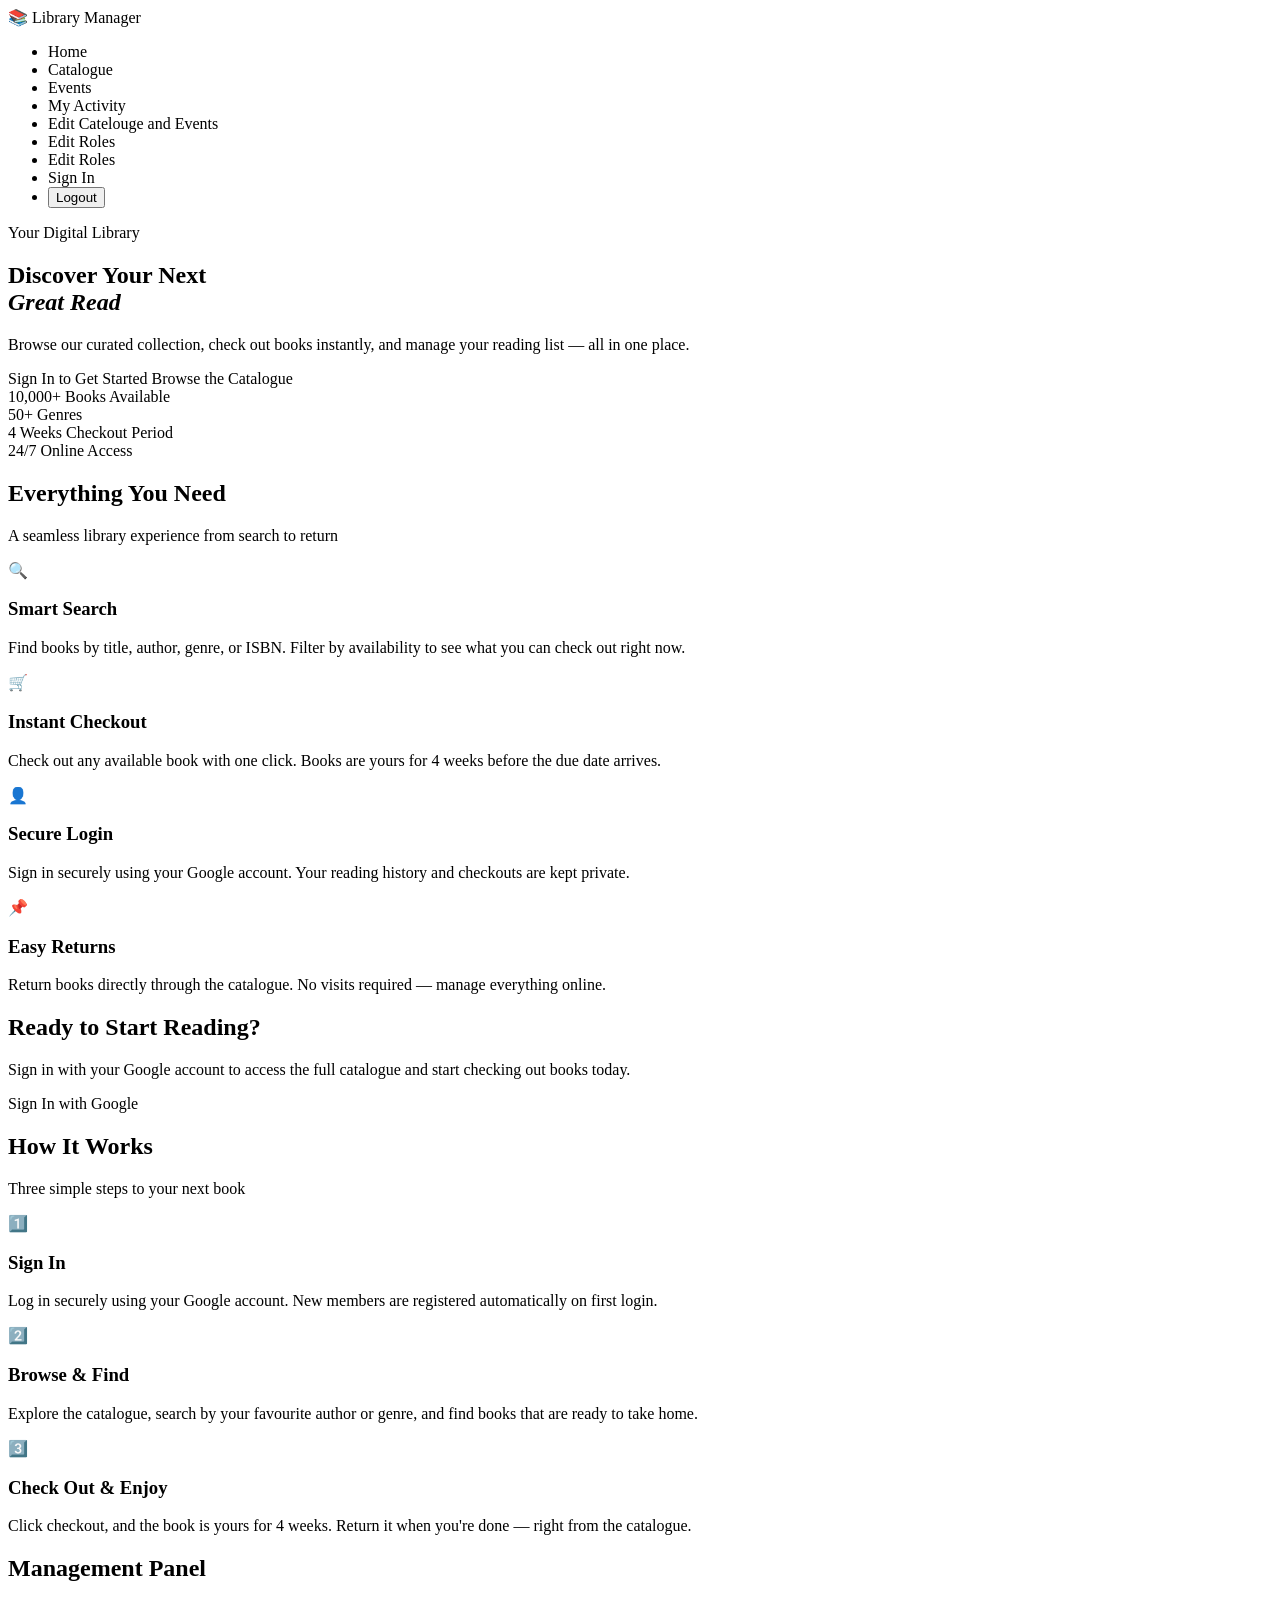
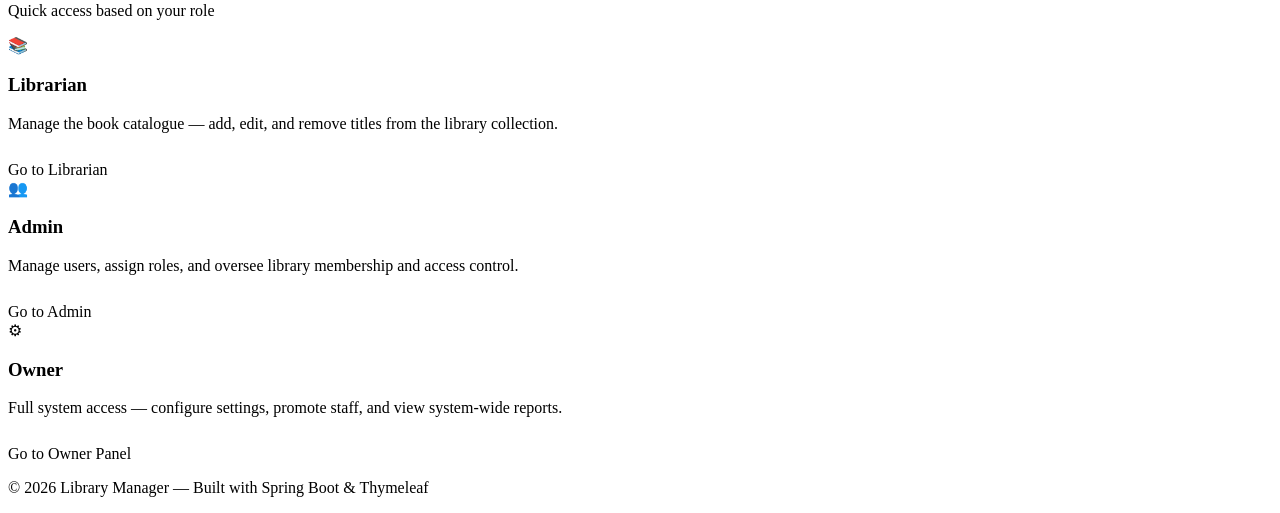
<file: src/main/resources/templates/UserPages/index.html>
<!DOCTYPE html>
<html lang="en"
      xmlns:th="http://www.thymeleaf.org"
      xmlns:sec="http://www.thymeleaf.org/extras/spring-security">
<head>
    <meta charset="UTF-8"/>
    <meta name="viewport" content="width=device-width, initial-scale=1.0"/>
    <title>Library Manager — Home</title>
    <link rel="stylesheet" th:href="@{/css/style.css}"/>
</head>
<body>

<!-- ===== Navbar ===== -->
<nav>
    <div class="nav-brand">
        <span>&#128218;</span> Library Manager
    </div>
    <ul class="nav-links">
        <li><a th:href="@{/}">Home</a></li>
        <li sec:authorize="isAuthenticated()">
            <a th:href="@{/catalouge}">Catalogue</a>
        </li>
        <li sec:authorize="isAuthenticated()">
            <a th:href="@{/events}">Events</a>
        </li>
        <li sec:authorize="isAuthenticated()">
            <a th:href="@{/activity}">My Activity</a>
        </li>
        <li sec:authorize="hasAuthority('ROLE_LIBRARIAN')">
            <a th:href="@{/librarian}">Edit Catelouge and Events</a>
        </li>
        <li th:unless="${#authorization.expression('hasAuthority(''ROLE_OWNER'')')}" sec:authorize="hasAuthority('ROLE_ADMIN')">
            <a th:href="@{/admin}">Edit Roles</a>
        </li>
        <li sec:authorize="hasAuthority('ROLE_OWNER')">
            <a th:href="@{/owner}">Edit Roles</a>
        </li>
        <li sec:authorize="isAnonymous()">
            <a th:href="@{/login}" class="btn-nav">Sign In</a>
        </li>
        <li sec:authorize="isAuthenticated()">
            <form th:action="@{/logout}" method="post" style="display:inline;">
                <button type="submit" class="btn-logout">Logout</button>
            </form>
        </li>
    </ul>
</nav>

<!-- ===== Hero ===== -->
<section class="hero">
    <div class="hero-content">
        <div class="hero-badge">Your Digital Library</div>
        <h1>Discover Your Next<br/><em>Great Read</em></h1>
        <p>
            Browse our curated collection, check out books instantly, and manage
            your reading list — all in one place.
        </p>
        <div class="hero-actions">
            <a sec:authorize="isAnonymous()" th:href="@{/login}" class="btn btn-gold">
                Sign In to Get Started
            </a>
            <a sec:authorize="isAuthenticated()" th:href="@{/catalouge}" class="btn btn-gold">
                Browse the Catalogue
            </a>
            <a th:href="@{#features}" class="btn btn-secondary" style="color:#fff;border-color:rgba(255,255,255,0.5);">
                Learn More
            </a>
        </div>
    </div>
</section>

<!-- ===== Stats Bar ===== -->
<div class="stats-bar">
    <div class="stats-inner">
        <div class="stat-item">
            <span class="number">10,000+</span>
            <span class="label">Books Available</span>
        </div>
        <div class="stat-item">
            <span class="number">50+</span>
            <span class="label">Genres</span>
        </div>
        <div class="stat-item">
            <span class="number">4 Weeks</span>
            <span class="label">Checkout Period</span>
        </div>
        <div class="stat-item">
            <span class="number">24/7</span>
            <span class="label">Online Access</span>
        </div>
    </div>
</div>

<!-- ===== Features ===== -->
<section class="section" id="features">
    <h2 class="section-title">Everything You Need</h2>
    <p class="section-subtitle">A seamless library experience from search to return</p>
    <div class="cards-grid">
        <div class="feature-card">
            <div class="feature-icon">&#128269;</div>
            <h3>Smart Search</h3>
            <p>Find books by title, author, genre, or ISBN. Filter by availability to see what you can check out right now.</p>
        </div>
        <div class="feature-card">
            <div class="feature-icon">&#128722;</div>
            <h3>Instant Checkout</h3>
            <p>Check out any available book with one click. Books are yours for 4 weeks before the due date arrives.</p>
        </div>
        <div class="feature-card">
            <div class="feature-icon">&#128100;</div>
            <h3>Secure Login</h3>
            <p>Sign in securely using your Google account. Your reading history and checkouts are kept private.</p>
        </div>
        <div class="feature-card">
            <div class="feature-icon">&#128204;</div>
            <h3>Easy Returns</h3>
            <p>Return books directly through the catalogue. No visits required — manage everything online.</p>
        </div>
    </div>
</section>

<!-- ===== CTA Banner (shown only to guests) ===== -->
<div class="cta-banner" sec:authorize="isAnonymous()">
    <h2>Ready to Start Reading?</h2>
    <p>Sign in with your Google account to access the full catalogue and start checking out books today.</p>
    <a th:href="@{/login}" class="btn btn-primary">Sign In with Google</a>
</div>

<!-- ===== How It Works ===== -->
<section class="section" style="background-color: var(--cream-dark);">
    <h2 class="section-title">How It Works</h2>
    <p class="section-subtitle">Three simple steps to your next book</p>
    <div class="cards-grid" style="max-width: 860px;">
        <div class="feature-card">
            <div class="feature-icon">1&#65039;&#8419;</div>
            <h3>Sign In</h3>
            <p>Log in securely using your Google account. New members are registered automatically on first login.</p>
        </div>
        <div class="feature-card">
            <div class="feature-icon">2&#65039;&#8419;</div>
            <h3>Browse &amp; Find</h3>
            <p>Explore the catalogue, search by your favourite author or genre, and find books that are ready to take home.</p>
        </div>
        <div class="feature-card">
            <div class="feature-icon">3&#65039;&#8419;</div>
            <h3>Check Out &amp; Enjoy</h3>
            <p>Click checkout, and the book is yours for 4 weeks. Return it when you're done — right from the catalogue.</p>
        </div>
    </div>
</section>

<!-- ===== Management Panel (role-based) ===== -->
<section class="section" sec:authorize="hasAnyAuthority('ROLE_LIBRARIAN','ROLE_ADMIN','ROLE_OWNER')">
    <h2 class="section-title">Management Panel</h2>
    <p class="section-subtitle">Quick access based on your role</p>
    <div class="cards-grid">

        <div class="feature-card" sec:authorize="hasAnyAuthority('ROLE_LIBRARIAN','ROLE_OWNER')">
            <div class="feature-icon">&#128218;</div>
            <h3>Librarian</h3>
            <p>Manage the book catalogue — add, edit, and remove titles from the library collection.</p>
            <a th:href="@{/librarian}" class="btn btn-gold" style="display:inline-block;margin-top:12px;">Go to Librarian</a>
        </div>

        <div class="feature-card" sec:authorize="hasAnyAuthority('ROLE_ADMIN','ROLE_OWNER')">
            <div class="feature-icon">&#128101;</div>
            <h3>Admin</h3>
            <p>Manage users, assign roles, and oversee library membership and access control.</p>
            <a th:href="@{/admin}" class="btn btn-gold" style="display:inline-block;margin-top:12px;">Go to Admin</a>
        </div>

        <div class="feature-card" sec:authorize="hasAuthority('ROLE_OWNER')">
            <div class="feature-icon">&#9881;</div>
            <h3>Owner</h3>
            <p>Full system access — configure settings, promote staff, and view system-wide reports.</p>
            <a th:href="@{/owner}" class="btn btn-gold" style="display:inline-block;margin-top:12px;">Go to Owner Panel</a>
        </div>

    </div>
</section>

<!-- ===== Footer ===== -->
<footer>
    <p>&copy; 2026 Library Manager &mdash; Built with Spring Boot &amp; Thymeleaf</p>
</footer>

</body>
</html>
</file>
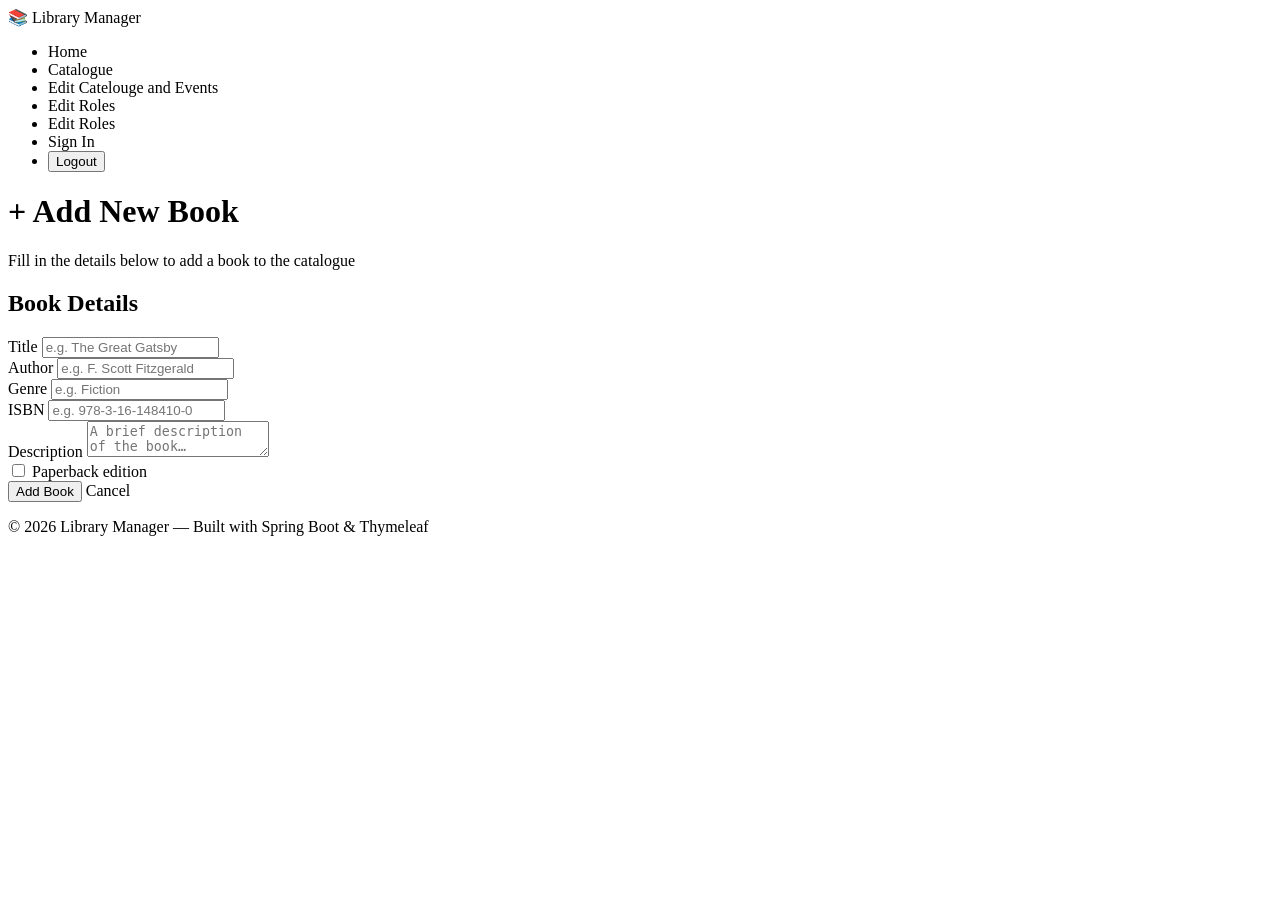
<file: src/main/resources/templates/LibrarianPages/add-book.html>
<!DOCTYPE html>
<html lang="en"
      xmlns:th="http://www.thymeleaf.org"
      xmlns:sec="http://www.thymeleaf.org/extras/spring-security">
<head>
    <meta charset="UTF-8"/>
    <meta name="viewport" content="width=device-width, initial-scale=1.0"/>
    <title>Library Manager — Add Book</title>
    <meta name="_csrf"        th:content="${_csrf.token}"/>
    <meta name="_csrf_header" th:content="${_csrf.headerName}"/>
    <link rel="stylesheet" th:href="@{/css/style.css}"/>
</head>
<body>

<!-- ===== Navbar ===== -->
<nav>
    <div class="nav-brand">
        <span>&#128218;</span> Library Manager
    </div>
    <ul class="nav-links">
        <li><a th:href="@{/}">Home</a></li>
        <li sec:authorize="isAuthenticated()">
            <a th:href="@{/catalouge}">Catalogue</a>
        </li>
        <li sec:authorize="hasAuthority('ROLE_LIBRARIAN')">
            <a th:href="@{/librarian}">Edit Catelouge and Events</a>
        </li>
        <li th:unless="${#authorization.expression('hasAuthority(''ROLE_OWNER'')')}" sec:authorize="hasAuthority('ROLE_ADMIN')">
            <a th:href="@{/admin}">Edit Roles</a>
        </li>
        <li sec:authorize="hasAuthority('ROLE_OWNER')">
            <a th:href="@{/owner}">Edit Roles</a>
        </li>
        <li sec:authorize="isAnonymous()">
            <a th:href="@{/login}" class="btn-nav">Sign In</a>
        </li>
        <li sec:authorize="isAuthenticated()">
            <form th:action="@{/logout}" method="post" style="display:inline;">
                <button type="submit" class="btn-logout">Logout</button>
            </form>
        </li>
    </ul>
</nav>
<!-- ===== Page Header ===== -->
<div class="panel-header">
    <h1>&#43; Add New Book</h1>
    <p>Fill in the details below to add a book to the catalogue</p>
</div>

<!-- ===== Form ===== -->
<div class="form-page">
    <div class="form-card">
        <h2>Book Details</h2>

        <div class="form-group">
            <label class="form-label" for="title">Title</label>
            <input class="form-input" id="title" type="text" placeholder="e.g. The Great Gatsby"/>
        </div>

        <div class="form-group">
            <label class="form-label" for="author">Author</label>
            <input class="form-input" id="author" type="text" placeholder="e.g. F. Scott Fitzgerald"/>
        </div>

        <div class="form-group">
            <label class="form-label" for="genre">Genre</label>
            <input class="form-input" id="genre" type="text" placeholder="e.g. Fiction"/>
        </div>

        <div class="form-group">
            <label class="form-label" for="isbn">ISBN</label>
            <input class="form-input" id="isbn" type="text" placeholder="e.g. 978-3-16-148410-0"/>
        </div>

        <div class="form-group">
            <label class="form-label" for="description">Description</label>
            <textarea class="form-textarea" id="description" placeholder="A brief description of the book…"></textarea>
        </div>

        <div class="form-group">
            <div class="form-checkbox-row">
                <input type="checkbox" id="paperback"/>
                <label for="paperback">Paperback edition</label>
            </div>
        </div>

        <div class="form-actions">
            <button class="btn btn-primary" onclick="submitBook()">Add Book</button>
            <a th:href="@{/librarian}" class="btn btn-secondary">Cancel</a>
        </div>

        <p id="error-msg" style="color:var(--red);font-family:Arial,sans-serif;font-size:0.9rem;margin-top:1rem;display:none;"></p>
    </div>
</div>

<!-- ===== Footer ===== -->
<footer>
    <p>&copy; 2026 Library Manager &mdash; Built with Spring Boot &amp; Thymeleaf</p>
</footer>

<script>
    const csrfToken  = document.querySelector('meta[name="_csrf"]').getAttribute('content');
    const csrfHeader = document.querySelector('meta[name="_csrf_header"]').getAttribute('content');

    async function submitBook() {
        const title       = document.getElementById('title').value.trim();
        const author      = document.getElementById('author').value.trim();
        const genre       = document.getElementById('genre').value.trim();
        const isbn        = document.getElementById('isbn').value.trim();
        const description = document.getElementById('description').value.trim();
        const paperback   = document.getElementById('paperback').checked;

        const errEl = document.getElementById('error-msg');
        if (!title || !author || !genre || !isbn || !description) {
            errEl.textContent = 'Please fill in all fields before submitting.';
            errEl.style.display = 'block';
            return;
        }
        errEl.style.display = 'none';

        try {
            const res = await fetch('/librarian/api/create_book', {
                method: 'POST',
                headers: { 'Content-Type': 'application/json', [csrfHeader]: csrfToken },
                body: JSON.stringify({ title, author, genre, isbn, description, paperback, available: true })
            });
            if (res.ok) {
                window.location.href = '/librarian';
            } else {
                const msg = await res.text();
                errEl.textContent = msg || 'Failed to add book. Please try again.';
                errEl.style.display = 'block';
            }
        } catch {
            errEl.textContent = 'An error occurred. Please try again.';
            errEl.style.display = 'block';
        }
    }

    // Allow Enter key to submit
    document.addEventListener('keydown', e => {
        if (e.key === 'Enter' && e.target.tagName !== 'TEXTAREA') submitBook();
    });
</script>

</body>
</html>
</file>
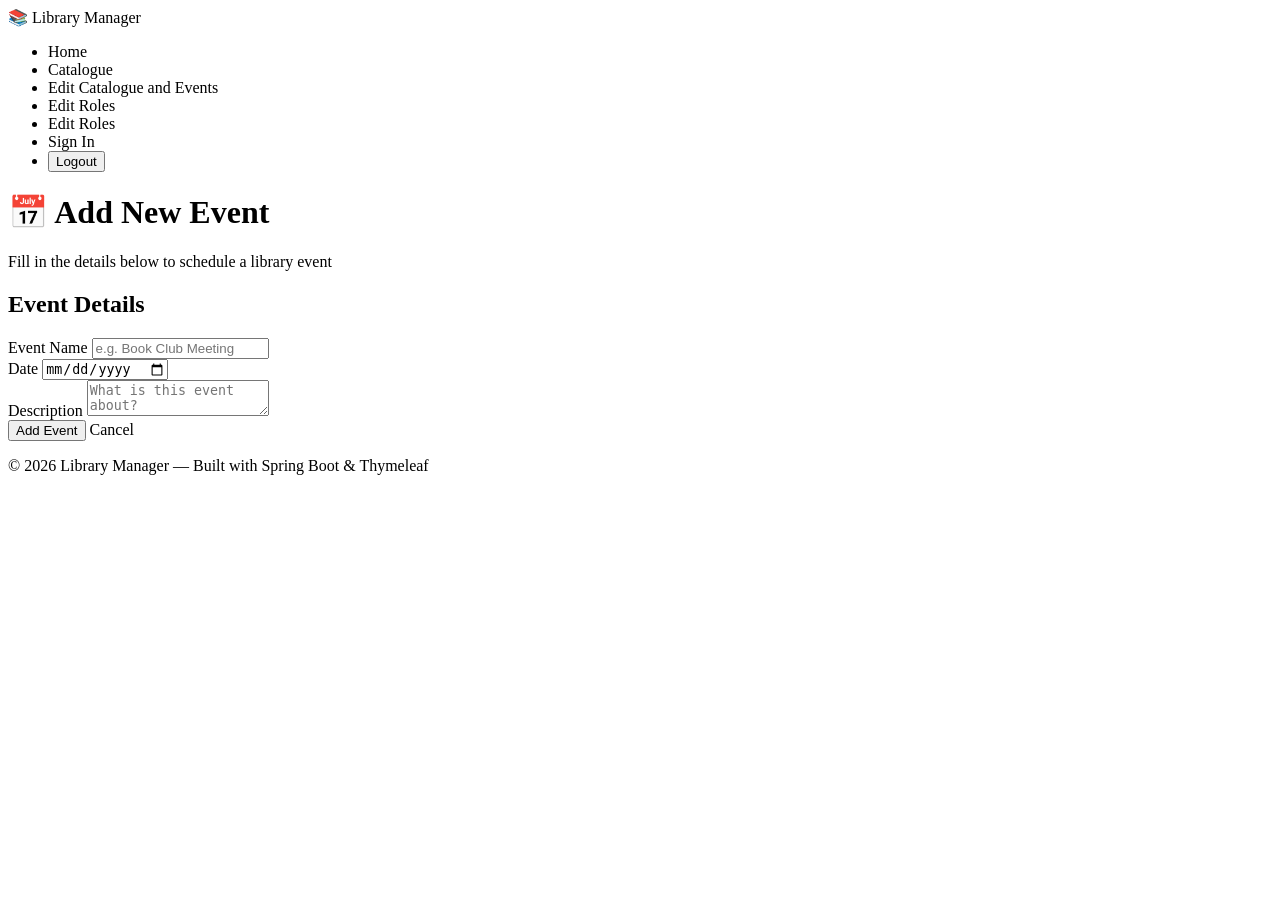
<file: src/main/resources/templates/LibrarianPages/add-event.html>
<!DOCTYPE html>
<html lang="en"
      xmlns:th="http://www.thymeleaf.org"
      xmlns:sec="http://www.thymeleaf.org/extras/spring-security">
<head>
    <meta charset="UTF-8"/>
    <meta name="viewport" content="width=device-width, initial-scale=1.0"/>
    <title>Library Manager — Add Event</title>

    <meta name="_csrf" th:content="${_csrf.token}"/>
    <meta name="_csrf_header" th:content="${_csrf.headerName}"/>

    <link rel="stylesheet" th:href="@{/css/style.css}"/>
</head>
<body>

<nav>
    <div class="nav-brand">
        <span>&#128218;</span> Library Manager
    </div>

    <ul class="nav-links">
        <li><a th:href="@{/}">Home</a></li>

        <li sec:authorize="isAuthenticated()">
            <a th:href="@{/catalouge}">Catalogue</a>
        </li>

        <li sec:authorize="hasAuthority('ROLE_LIBRARIAN')">
            <a th:href="@{/librarian}">Edit Catalogue and Events</a>
        </li>

        <li th:unless="${#authorization.expression('hasAuthority(''ROLE_OWNER'')')}"
            sec:authorize="hasAuthority('ROLE_ADMIN')">
            <a th:href="@{/admin}">Edit Roles</a>
        </li>

        <li sec:authorize="hasAuthority('ROLE_OWNER')">
            <a th:href="@{/owner}">Edit Roles</a>
        </li>

        <li sec:authorize="isAnonymous()">
            <a th:href="@{/login}" class="btn-nav">Sign In</a>
        </li>

        <li sec:authorize="isAuthenticated()">
            <form th:action="@{/logout}" method="post" style="display:inline;">
                <button type="submit" class="btn-logout">Logout</button>
            </form>
        </li>
    </ul>
</nav>

<div class="panel-header">
    <h1>&#128197; Add New Event</h1>
    <p>Fill in the details below to schedule a library event</p>
</div>

<div class="form-page">
    <div class="form-card">
        <h2>Event Details</h2>

        <div class="form-group">
            <label class="form-label" for="name">Event Name</label>
            <input
                    class="form-input"
                    id="name"
                    type="text"
                    placeholder="e.g. Book Club Meeting"/>
        </div>

        <div class="form-group">
            <label class="form-label" for="date">Date</label>
            <input
                    class="form-input"
                    id="date"
                    type="date"/>
        </div>

        <div class="form-group">
            <label class="form-label" for="description">Description</label>
            <textarea
                    class="form-textarea"
                    id="description"
                    placeholder="What is this event about?"></textarea>
        </div>

        <div class="form-actions">
            <button
                    type="button"
                    class="btn btn-primary"
                    onclick="submitEvent()">
                Add Event
            </button>

            <a th:href="@{/librarian}" class="btn btn-secondary">
                Cancel
            </a>
        </div>

        <p id="error-msg"
           style="color:var(--red);font-family:Arial,sans-serif;font-size:0.9rem;margin-top:1rem;display:none;">
        </p>
    </div>
</div>

<footer>
    <p>&copy; 2026 Library Manager &mdash; Built with Spring Boot &amp; Thymeleaf</p>
</footer>

<script>
    const csrfToken =
        document.querySelector('meta[name="_csrf"]').getAttribute('content');

    const csrfHeader =
        document.querySelector('meta[name="_csrf_header"]').getAttribute('content');

    async function submitEvent() {
        const name =
            document.getElementById('name').value.trim();

        const date =
            document.getElementById('date').value;

        const description =
            document.getElementById('description').value.trim();

        const errEl =
            document.getElementById('error-msg');

        if (!name || !date || !description) {
            errEl.textContent =
                'Please fill in all fields before submitting.';

            errEl.style.display = 'block';
            return;
        }

        errEl.style.display = 'none';

        try {
            const response =
                await fetch('/librarian/api/add_event', {
                    method: 'POST',
                    headers: {
                        'Content-Type': 'application/json',
                        [csrfHeader]: csrfToken
                    },
                    body: JSON.stringify({
                        name: name,
                        description: description,
                        date: date
                    })
                });

            if (response.ok) {
                window.location.href = '/librarian';
                return;
            }

            const message = await response.text();

            errEl.textContent =
                message || 'Failed to add event. Please try again.';

            errEl.style.display = 'block';

        } catch (error) {
            console.error(error);

            errEl.textContent =
                'An error occurred. Please try again.';

            errEl.style.display = 'block';
        }
    }
</script>

</body>
</html>
</file>
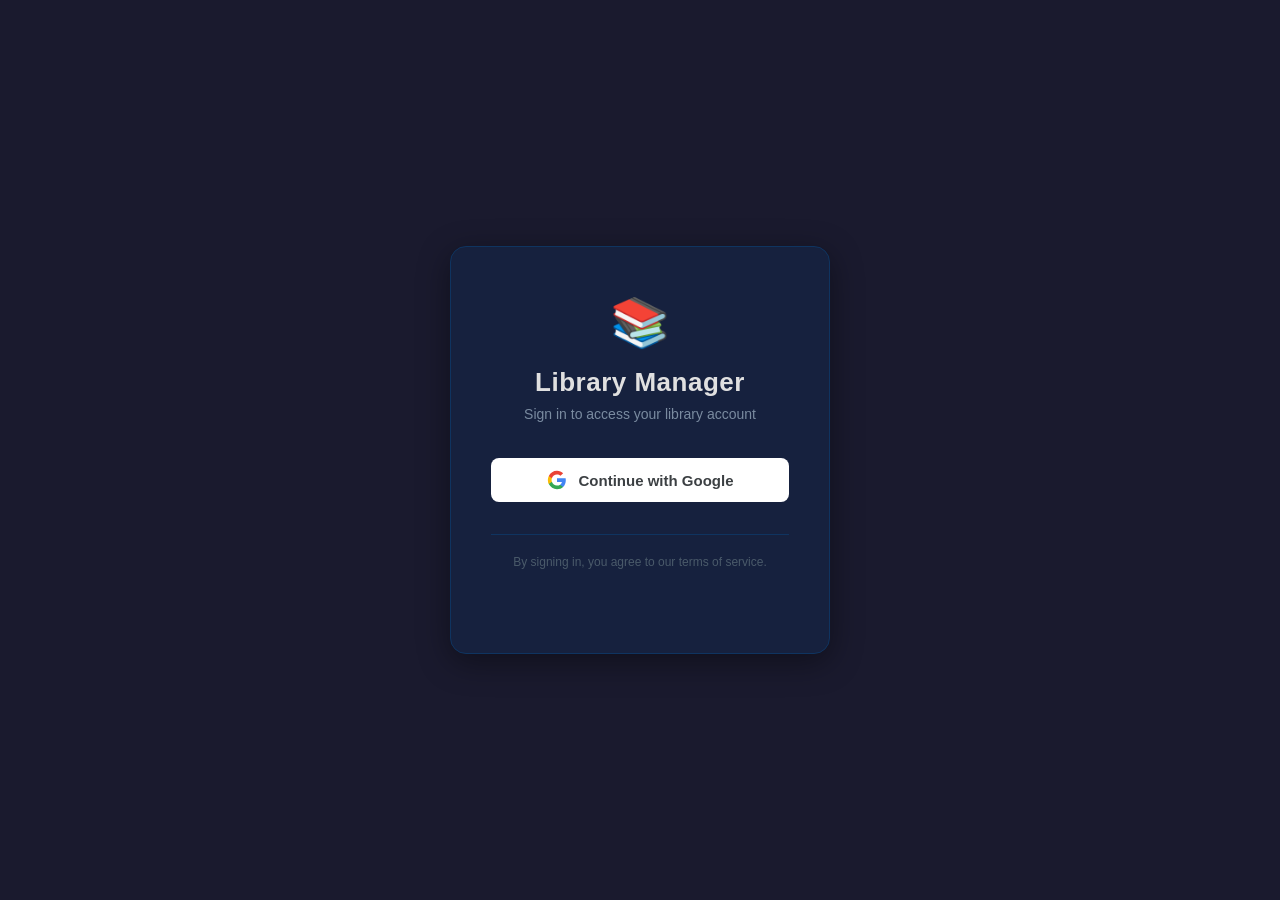
<file: src/main/resources/templates/UserPages/login.html>
<!DOCTYPE html>
<html xmlns:th="http://www.thymeleaf.org">
<head>
    <title>Login - Library Manager</title>
    <style>
        * {
            margin: 0;
            padding: 0;
            box-sizing: border-box;
        }

        body {
            font-family: 'Segoe UI', Tahoma, Geneva, Verdana, sans-serif;
            background: #1a1a2e;
            min-height: 100vh;
            display: flex;
            align-items: center;
            justify-content: center;
        }

        .card {
            background: #16213e;
            border-radius: 16px;
            padding: 48px 40px;
            width: 380px;
            text-align: center;
            box-shadow: 0 8px 32px rgba(0, 0, 0, 0.4);
            border: 1px solid #0f3460;
        }

        .icon {
            font-size: 48px;
            margin-bottom: 16px;
        }

        h1 {
            color: #e0e0e0;
            font-size: 26px;
            font-weight: 700;
            margin-bottom: 8px;
            letter-spacing: 0.5px;
        }

        p {
            color: #7a8ba0;
            font-size: 14px;
            margin-bottom: 36px;
        }

        .google-btn {
            display: flex;
            align-items: center;
            justify-content: center;
            gap: 12px;
            background: #ffffff;
            color: #3c4043;
            text-decoration: none;
            padding: 12px 24px;
            border-radius: 8px;
            font-size: 15px;
            font-weight: 600;
            transition: background 0.2s, box-shadow 0.2s;
            width: 100%;
        }

        .google-btn:hover {
            background: #f1f3f4;
            box-shadow: 0 4px 12px rgba(0, 0, 0, 0.3);
        }

        .google-logo {
            width: 20px;
            height: 20px;
        }

        .divider {
            border: none;
            border-top: 1px solid #0f3460;
            margin: 32px 0 20px;
        }

        .footer {
            color: #4a5a6a;
            font-size: 12px;
        }
    </style>
</head>
<body>
    <div class="card">
        <div class="icon">📚</div>
        <h1>Library Manager</h1>
        <p>Sign in to access your library account</p>

        <a href="/oauth2/authorization/google" class="google-btn">
            <svg class="google-logo" viewBox="0 0 24 24" xmlns="http://www.w3.org/2000/svg">
                <path d="M22.56 12.25c0-.78-.07-1.53-.2-2.25H12v4.26h5.92c-.26 1.37-1.04 2.53-2.21 3.31v2.77h3.57c2.08-1.92 3.28-4.74 3.28-8.09z" fill="#4285F4"/>
                <path d="M12 23c2.97 0 5.46-.98 7.28-2.66l-3.57-2.77c-.98.66-2.23 1.06-3.71 1.06-2.86 0-5.29-1.93-6.16-4.53H2.18v2.84C3.99 20.53 7.7 23 12 23z" fill="#34A853"/>
                <path d="M5.84 14.09c-.22-.66-.35-1.36-.35-2.09s.13-1.43.35-2.09V7.07H2.18C1.43 8.55 1 10.22 1 12s.43 3.45 1.18 4.93l2.85-2.22.81-.62z" fill="#FBBC05"/>
                <path d="M12 5.38c1.62 0 3.06.56 4.21 1.64l3.15-3.15C17.45 2.09 14.97 1 12 1 7.7 1 3.99 3.47 2.18 7.07l3.66 2.84c.87-2.6 3.3-4.53 6.16-4.53z" fill="#EA4335"/>
            </svg>
            Continue with Google
        </a>

        <hr class="divider">
        <p class="footer">By signing in, you agree to our terms of service.</p>
    </div>
</body>
</html>
</file>
